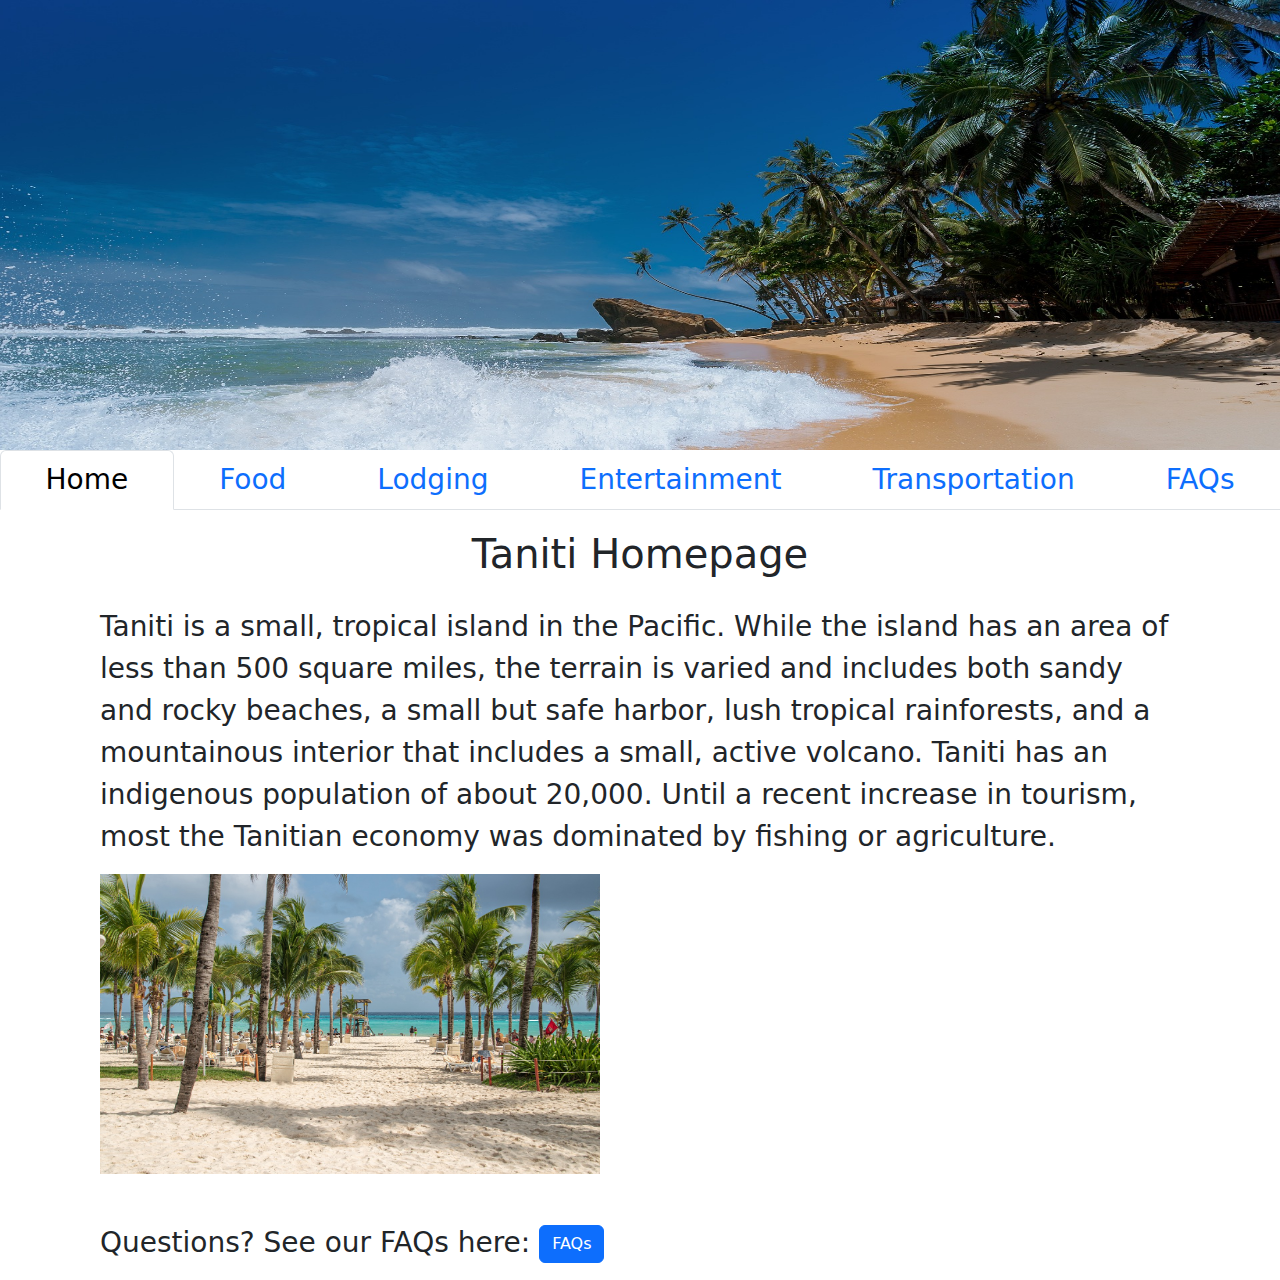
<file: index.html>
<!DOCTYPE html>
<html lang="en">
<head>
    <meta charset="UTF-8">
    <meta name="viewport" content="width=device-width, initial-scale=1">
    <title>Homepage</title>
    <link href="css/style.css" rel="stylesheet">
    <!-- Bootstrap link -->
    <link href="https://cdn.jsdelivr.net/npm/bootstrap@5.3.3/dist/css/bootstrap.min.css" rel="stylesheet"
          integrity="sha384-QWTKZyjpPEjISv5WaRU9OFeRpok6YctnYmDr5pNlyT2bRjXh0JMhjY6hW+ALEwIH" crossorigin="anonymous">
</head>
<body>
<header>
    <img class="header-img" src="img/beach.jpg" alt="Taniti Beach">
</header>
<nav>
    <ul class="nav nav-tabs nav-fill">
        <li class="nav-item fs-3">
            <a class="nav-link active" aria-current="page" href="index.html">Home</a>
        </li>
        <li class="nav-item fs-3">
            <a class="nav-link" href="food.html">Food</a>
        </li>
        <li class="nav-item fs-3">
            <a class="nav-link" href="lodging.html">Lodging</a>
        </li>
        <li class="nav-item fs-3">
            <a class="nav-link" href="entertainment.html">Entertainment</a>
        </li>
        <li class="nav-item fs-3">
            <a class="nav-link" href="transportation.html">Transportation</a>
        </li>
        <li class="nav-item fs-3">
            <a class="nav-link" href="faqs.html">FAQs</a>
        </li>
    </ul>
</nav>
<main>
    <h1 class="text-center">Taniti Homepage</h1>
    <section class="fs-3">
        <p>Taniti is a small, tropical island in the Pacific. While the island has an area of less than 500
            square
            miles, the terrain is varied and includes both sandy and rocky beaches, a small but safe harbor, lush
            tropical rainforests, and a mountainous interior that includes a small, active volcano. Taniti has an
            indigenous population of about 20,000. Until a recent increase in tourism, most the Tanitian economy was
            dominated by fishing or agriculture.</p>
        <img src="img/beach2.jpg" alt="sandy beach">
    </section><br><br>

    <footer class="fs-3">
        <p>Questions? See our FAQs here: <a class="btn btn-primary" href="faqs.html" role="button">FAQs</a></p>
    </footer>

    <!-- Bootstrap script -->
    <script src="https://cdn.jsdelivr.net/npm/bootstrap@5.3.3/dist/js/bootstrap.bundle.min.js"
            integrity="sha384-YvpcrYf0tY3lHB60NNkmXc5s9fDVZLESaAA55NDzOxhy9GkcIdslK1eN7N6jIeHz"
            crossorigin="anonymous"></script>
</main>
</body>
</html>
</file>
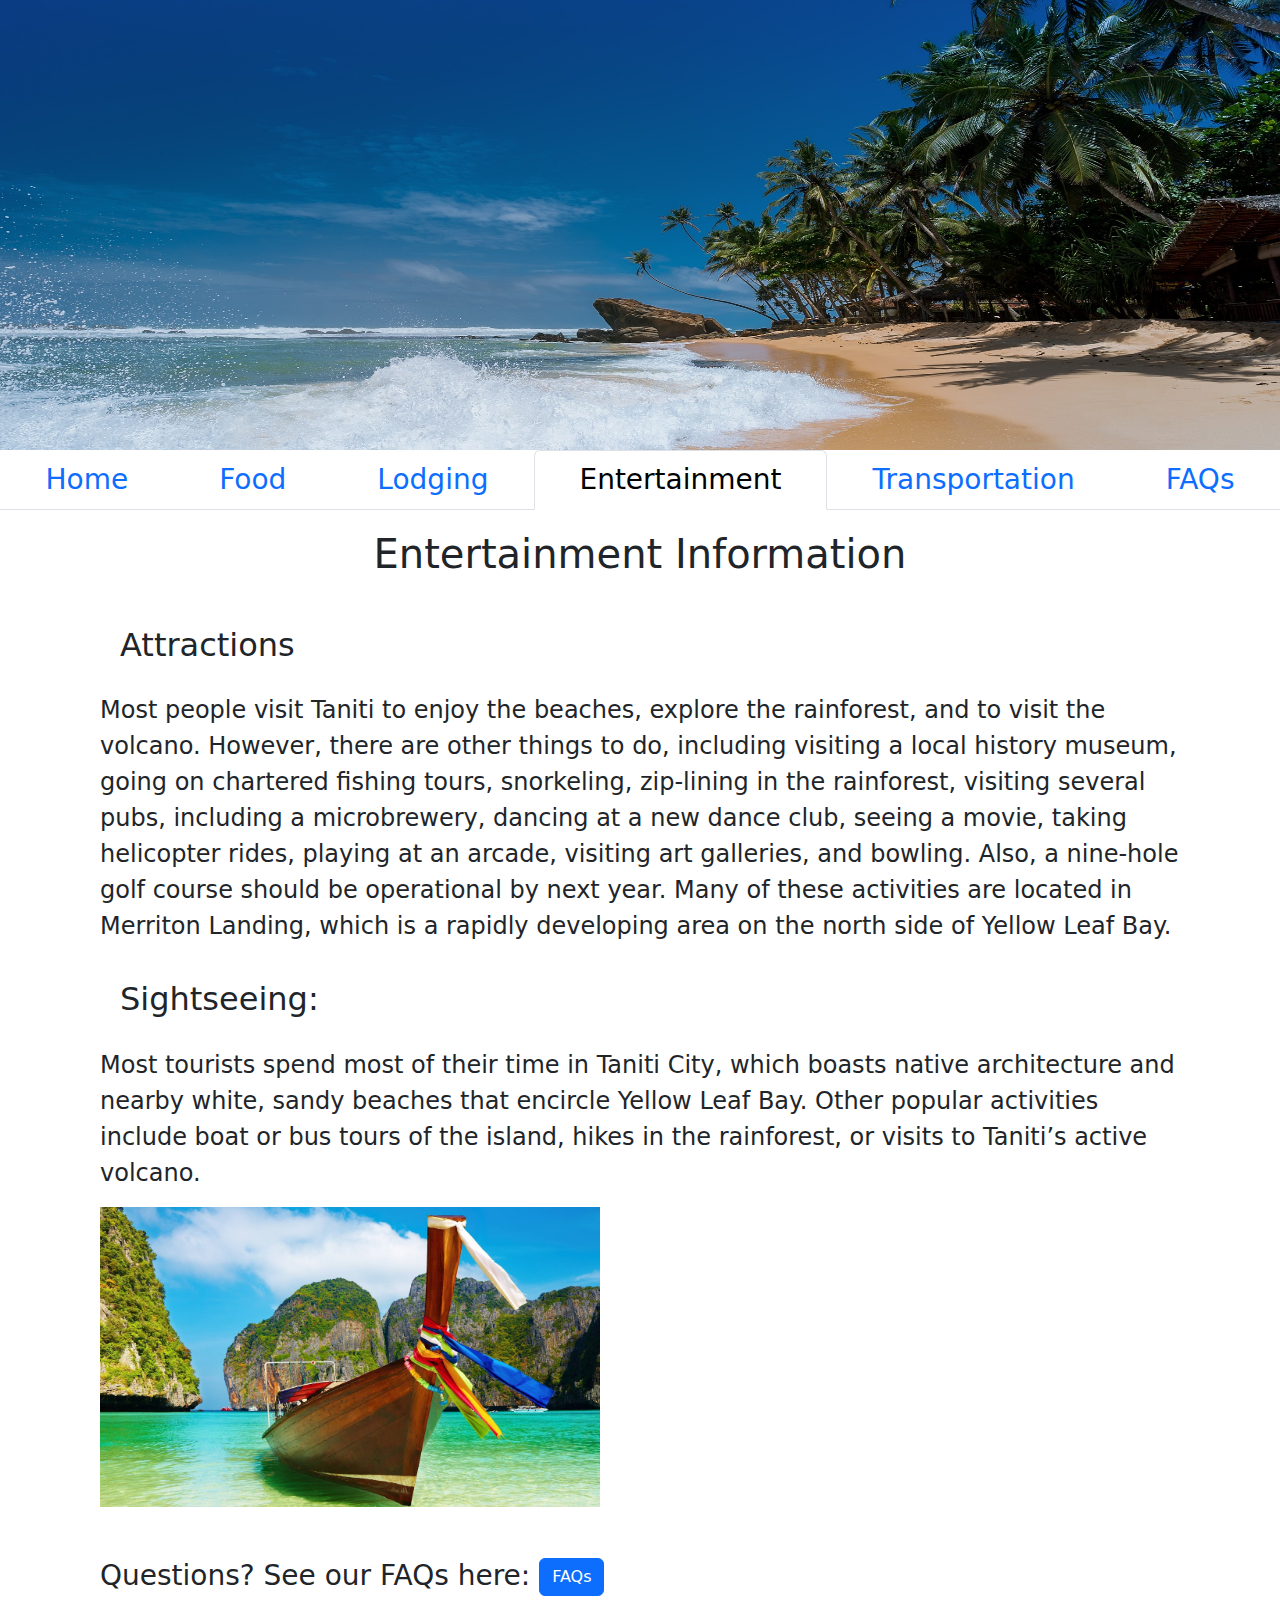
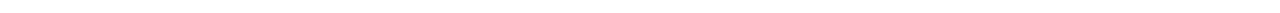
<file: entertainment.html>
<!DOCTYPE html>
<html lang="en">
<head>
    <meta charset="UTF-8">
    <meta name="viewport" content="width=device-width, initial-scale=1">
    <title>Entertainment</title>
    <link href="css/style.css" rel="stylesheet">
    <!-- Bootstrap link -->
    <link href="https://cdn.jsdelivr.net/npm/bootstrap@5.3.3/dist/css/bootstrap.min.css" rel="stylesheet"
          integrity="sha384-QWTKZyjpPEjISv5WaRU9OFeRpok6YctnYmDr5pNlyT2bRjXh0JMhjY6hW+ALEwIH" crossorigin="anonymous">
</head>
<body>
<header>
    <img class="header-img" src="img/beach.jpg" alt="Taniti Beach">
</header>
<nav>
    <ul class="nav nav-tabs nav-fill">
        <li class="nav-item fs-3">
            <a class="nav-link" aria-current="page" href="index.html">Home</a>
        </li>
        <li class="nav-item fs-3">
            <a class="nav-link" href="food.html">Food</a>
        </li>
        <li class="nav-item fs-3">
            <a class="nav-link" href="lodging.html">Lodging</a>
        </li>
        <li class="nav-item fs-3">
            <a class="nav-link active" href="entertainment.html">Entertainment</a>
        </li>
        <li class="nav-item fs-3">
            <a class="nav-link" href="transportation.html">Transportation</a>
        </li>
        <li class="nav-item fs-3">
            <a class="nav-link" href="faqs.html">FAQs</a>
        </li>
    </ul>
</nav>
<main>
    <h1 class="text-center">Entertainment Information</h1>
    <section class="fs-4">
        <h2>Attractions</h2>
        <p>Most people visit Taniti to enjoy the beaches, explore the rainforest, and to visit the volcano. However, there are other things to do, including visiting a local history museum, going on chartered fishing tours, snorkeling, zip-lining in the rainforest, visiting several pubs, including a microbrewery, dancing at a new dance club, seeing a movie, taking helicopter rides, playing at an arcade, visiting art galleries, and bowling. Also, a nine-hole golf course should be operational by next year. Many of these activities are located in Merriton Landing, which is a rapidly developing area on the north side of Yellow Leaf Bay.
        </p>
        <h2>Sightseeing:</h2>
        <p>Most tourists spend most of their time in Taniti City, which boasts native architecture and nearby white, sandy beaches that encircle Yellow Leaf Bay. Other popular activities include boat or bus tours of the island, hikes in the rainforest, or visits to Taniti’s active volcano.
        </p>
        <img src="img/tour_boat.jpg" alt="tour boat">
    </section><br><br>

    <footer class="fs-3">
        <p>Questions? See our FAQs here: <a class="btn btn-primary" href="faqs.html" role="button">FAQs</a></p>
    </footer>
    <!-- Bootstrap script -->
    <script src="https://cdn.jsdelivr.net/npm/bootstrap@5.3.3/dist/js/bootstrap.bundle.min.js"
            integrity="sha384-YvpcrYf0tY3lHB60NNkmXc5s9fDVZLESaAA55NDzOxhy9GkcIdslK1eN7N6jIeHz"
            crossorigin="anonymous"></script>
</main>
</body>
</html>
</file>
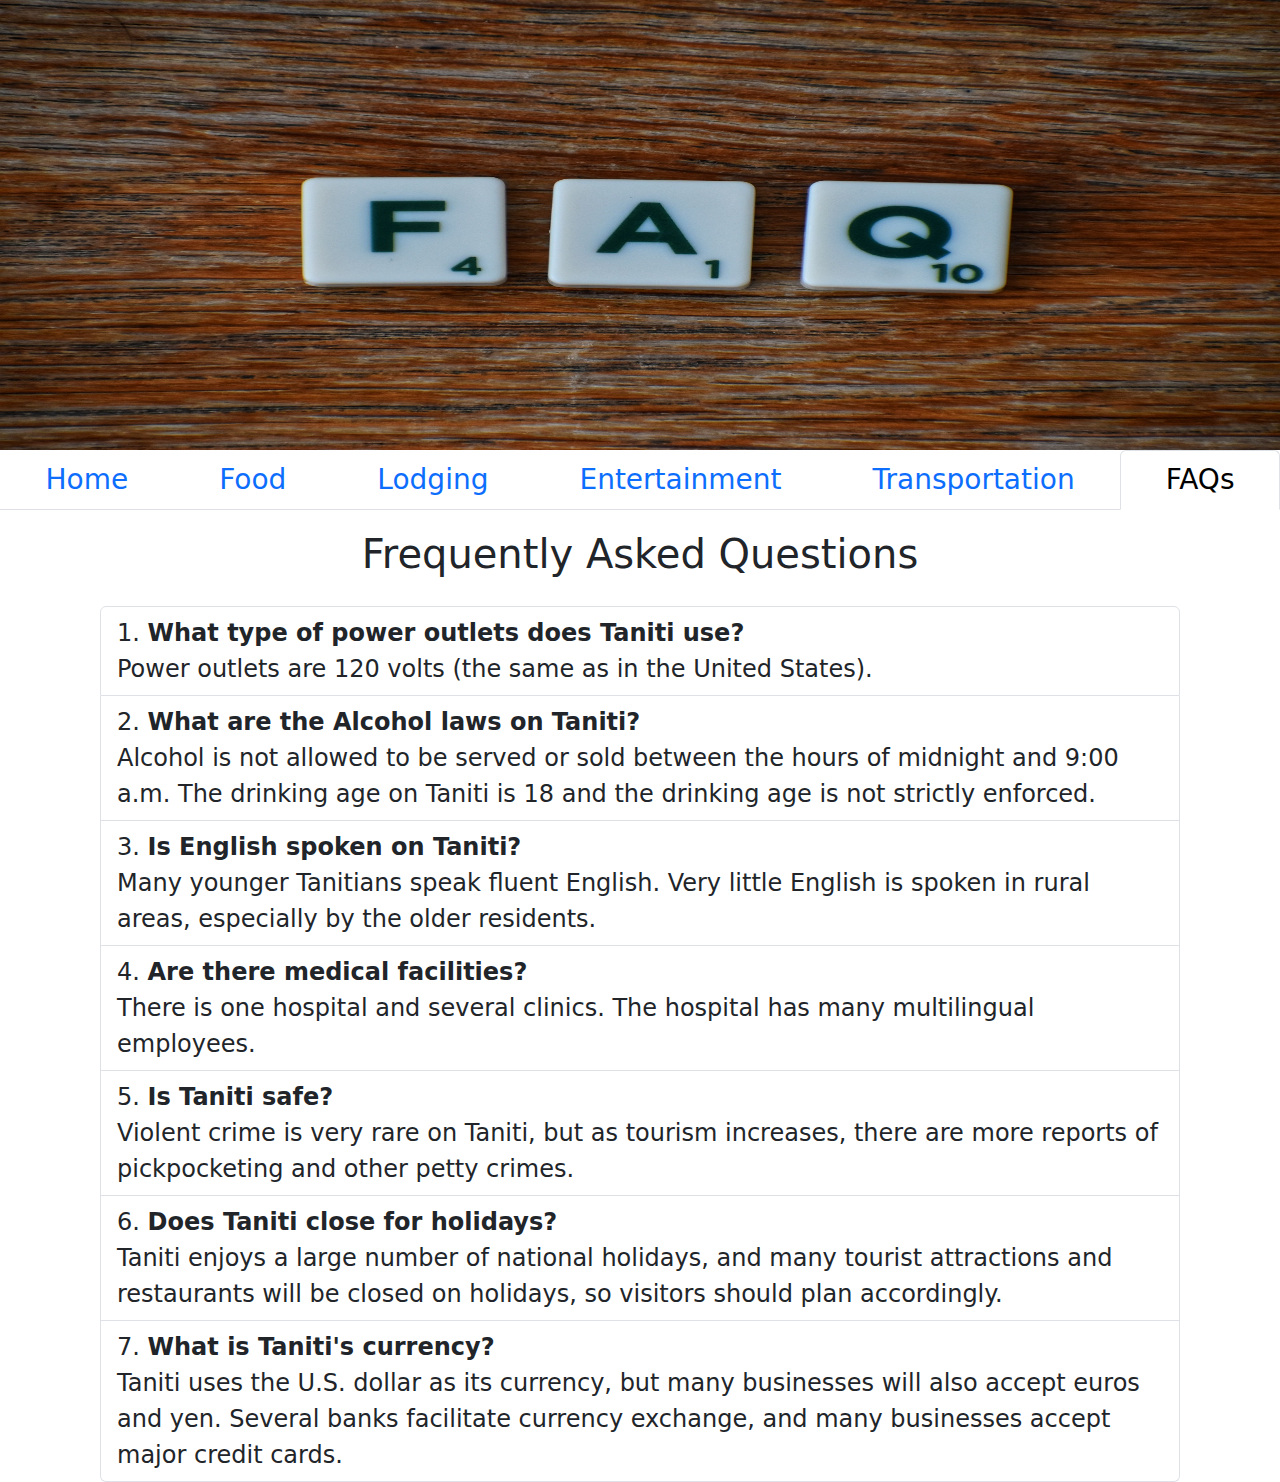
<file: faqs.html>
<!DOCTYPE html>
<html lang="en">
<head>
    <meta charset="UTF-8">
    <meta name="viewport" content="width=device-width, initial-scale=1">
    <title>FAQs</title>
    <link href="css/style.css" rel="stylesheet">
    <!-- Bootstrap link -->
    <link href="https://cdn.jsdelivr.net/npm/bootstrap@5.3.3/dist/css/bootstrap.min.css" rel="stylesheet"
          integrity="sha384-QWTKZyjpPEjISv5WaRU9OFeRpok6YctnYmDr5pNlyT2bRjXh0JMhjY6hW+ALEwIH" crossorigin="anonymous">
</head>
<body>
<header>
    <img class="header-img" src="img/faq.jpg" alt="FAQ scrabble">
</header>
<nav>
    <ul class="nav nav-tabs nav-fill">
        <li class="nav-item fs-3">
            <a class="nav-link" aria-current="page" href="index.html">Home</a>
        </li>
        <li class="nav-item fs-3">
            <a class="nav-link" href="food.html">Food</a>
        </li>
        <li class="nav-item fs-3">
            <a class="nav-link" href="lodging.html">Lodging</a>
        </li>
        <li class="nav-item fs-3">
            <a class="nav-link" href="entertainment.html">Entertainment</a>
        </li>
        <li class="nav-item fs-3">
            <a class="nav-link" href="transportation.html">Transportation</a>
        </li>
        <li class="nav-item fs-3">
            <a class="nav-link active" href="faqs.html">FAQs</a>
        </li>
    </ul>
</nav>
<main>
    <h1 class="text-center">Frequently Asked Questions</h1>
    <section class="fs-4">
        <ul class="list-group list-group-numbered">
            <li class="list-group-item"><strong>What type of power outlets does Taniti use?</strong><br>
                Power outlets are 120 volts (the same as in the United States).</li>
            <li class="list-group-item"><strong>What are the Alcohol laws on Taniti?</strong><br>
                Alcohol is not allowed to be served or sold between the hours of midnight and 9:00 a.m. The drinking age on Taniti is 18 and the drinking age is not strictly enforced.</li>
            <li class="list-group-item"><strong>Is English spoken on Taniti?</strong><br>
                Many younger Tanitians speak fluent English. Very little English is spoken in rural areas, especially by the older residents.</li>
            <li class="list-group-item"><strong>Are there medical facilities?</strong><br>
                There is one hospital and several clinics. The hospital has many multilingual employees.</li>
            <li class="list-group-item"><strong>Is Taniti safe?</strong><br>
                Violent crime is very rare on Taniti, but as tourism increases, there are more reports of pickpocketing and other petty crimes.</li>
            <li class="list-group-item"><strong>Does Taniti close for holidays?</strong><br>
                Taniti enjoys a large number of national holidays, and many tourist attractions and restaurants will be closed on holidays, so visitors should plan accordingly.</li>
            <li class="list-group-item"><strong>What is Taniti's currency?</strong><br>
                Taniti uses the U.S. dollar as its currency, but many businesses will also accept euros and yen. Several banks facilitate currency exchange, and many businesses accept major credit cards.</li>
        </ul>
    </section>
    <!-- Bootstrap script -->
    <script src="https://cdn.jsdelivr.net/npm/bootstrap@5.3.3/dist/js/bootstrap.bundle.min.js"
            integrity="sha384-YvpcrYf0tY3lHB60NNkmXc5s9fDVZLESaAA55NDzOxhy9GkcIdslK1eN7N6jIeHz"
            crossorigin="anonymous"></script>
</main>
</body>
</html>
</file>
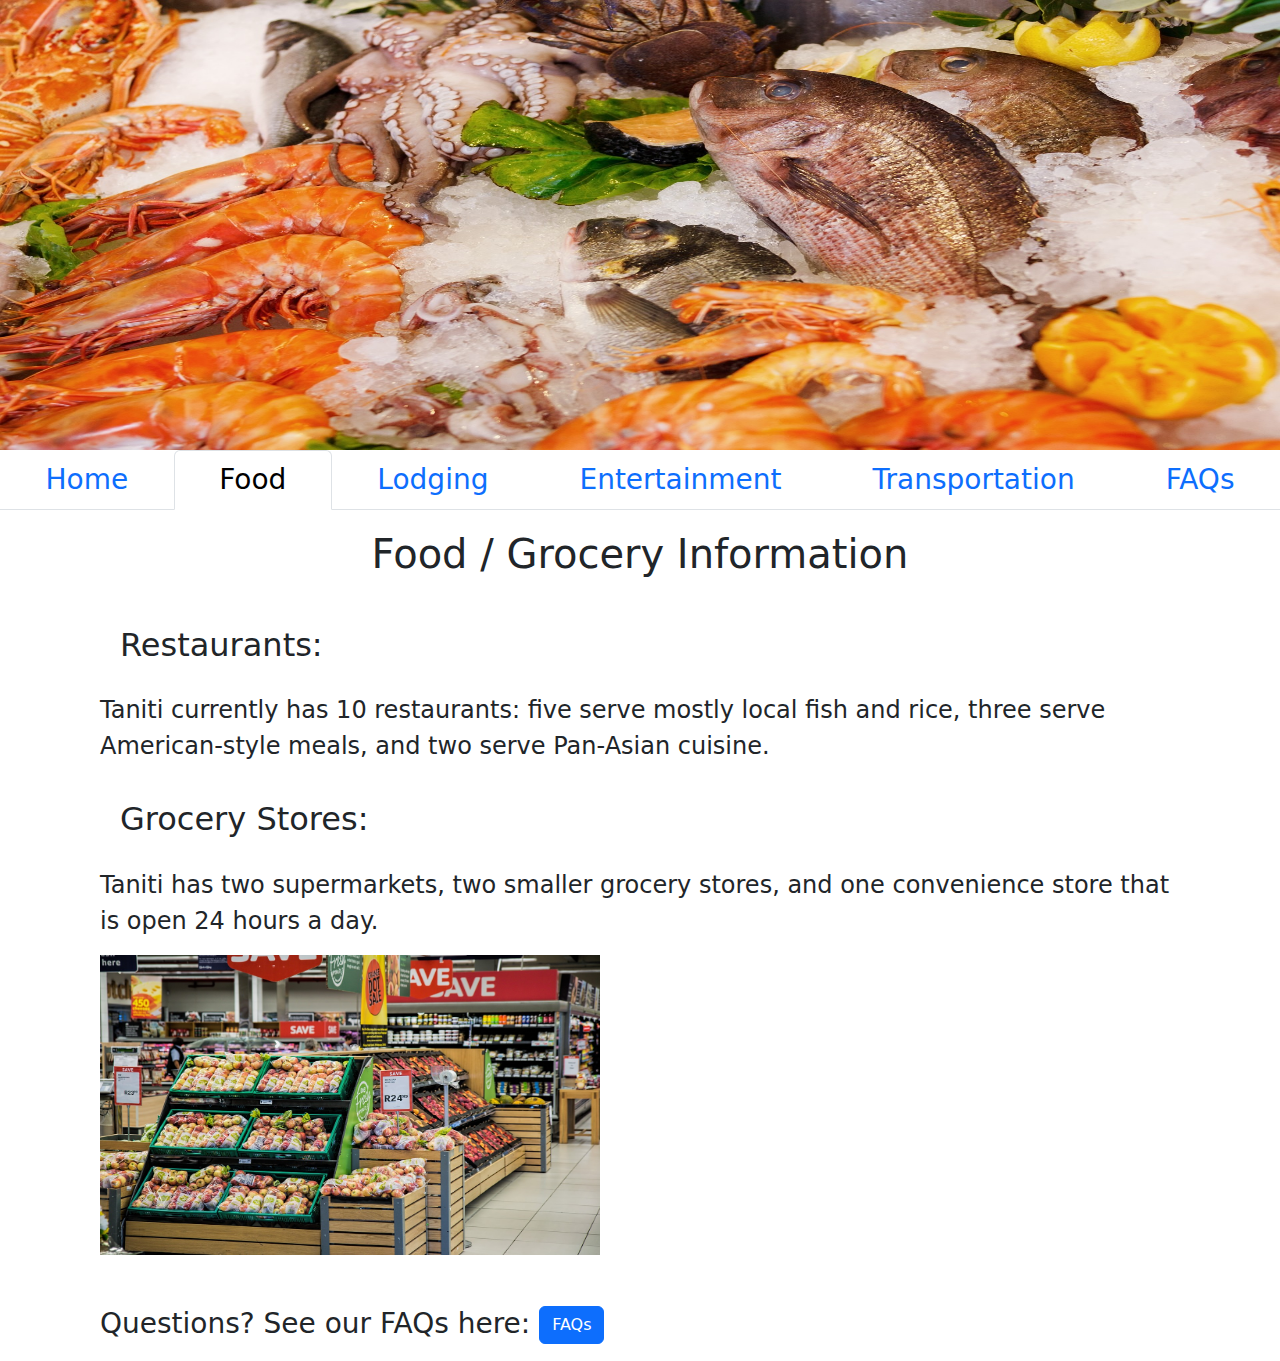
<file: food.html>
<!DOCTYPE html>
<html lang="en">
<head>
    <meta charset="UTF-8">
    <meta name="viewport" content="width=device-width, initial-scale=1">
    <title>Food</title>
    <link href="css/style.css" rel="stylesheet">
    <!-- Bootstrap link -->
    <link href="https://cdn.jsdelivr.net/npm/bootstrap@5.3.3/dist/css/bootstrap.min.css" rel="stylesheet"
          integrity="sha384-QWTKZyjpPEjISv5WaRU9OFeRpok6YctnYmDr5pNlyT2bRjXh0JMhjY6hW+ALEwIH" crossorigin="anonymous">
</head>
<body>
<header>
    <img class="header-img" src="img/seafood.jpg" alt="Seafood">
</header>
<nav>
    <ul class="nav nav-tabs nav-fill">
        <li class="nav-item fs-3">
            <a class="nav-link" aria-current="page" href="index.html">Home</a>
        </li>
        <li class="nav-item fs-3">
            <a class="nav-link active" href="food.html">Food</a>
        </li>
        <li class="nav-item fs-3">
            <a class="nav-link" href="lodging.html">Lodging</a>
        </li>
        <li class="nav-item fs-3">
            <a class="nav-link" href="entertainment.html">Entertainment</a>
        </li>
        <li class="nav-item fs-3">
            <a class="nav-link" href="transportation.html">Transportation</a>
        </li>
        <li class="nav-item fs-3">
            <a class="nav-link" href="faqs.html">FAQs</a>
        </li>
    </ul>
</nav>
<main>
    <h1 class="text-center">Food / Grocery Information</h1>
    <section class="fs-4">
        <h2>Restaurants:</h2>
        <p>Taniti currently has 10 restaurants: five serve mostly local fish and rice, three serve American-style meals, and two serve Pan-Asian cuisine.</p>
        <h2>Grocery Stores:</h2>
        <p>Taniti has two supermarkets, two smaller grocery stores, and one convenience store that is open 24 hours a day.</p>
        <img src="img/grocery.jpg" alt="Grocery Store">
    </section><br><br>

    <footer class="fs-3">
        <p>Questions? See our FAQs here: <a class="btn btn-primary" href="faqs.html" role="button">FAQs</a></p>
    </footer>
    <!-- Bootstrap script -->
    <script src="https://cdn.jsdelivr.net/npm/bootstrap@5.3.3/dist/js/bootstrap.bundle.min.js"
            integrity="sha384-YvpcrYf0tY3lHB60NNkmXc5s9fDVZLESaAA55NDzOxhy9GkcIdslK1eN7N6jIeHz"
            crossorigin="anonymous"></script>
</main>
</body>
</html>
</file>
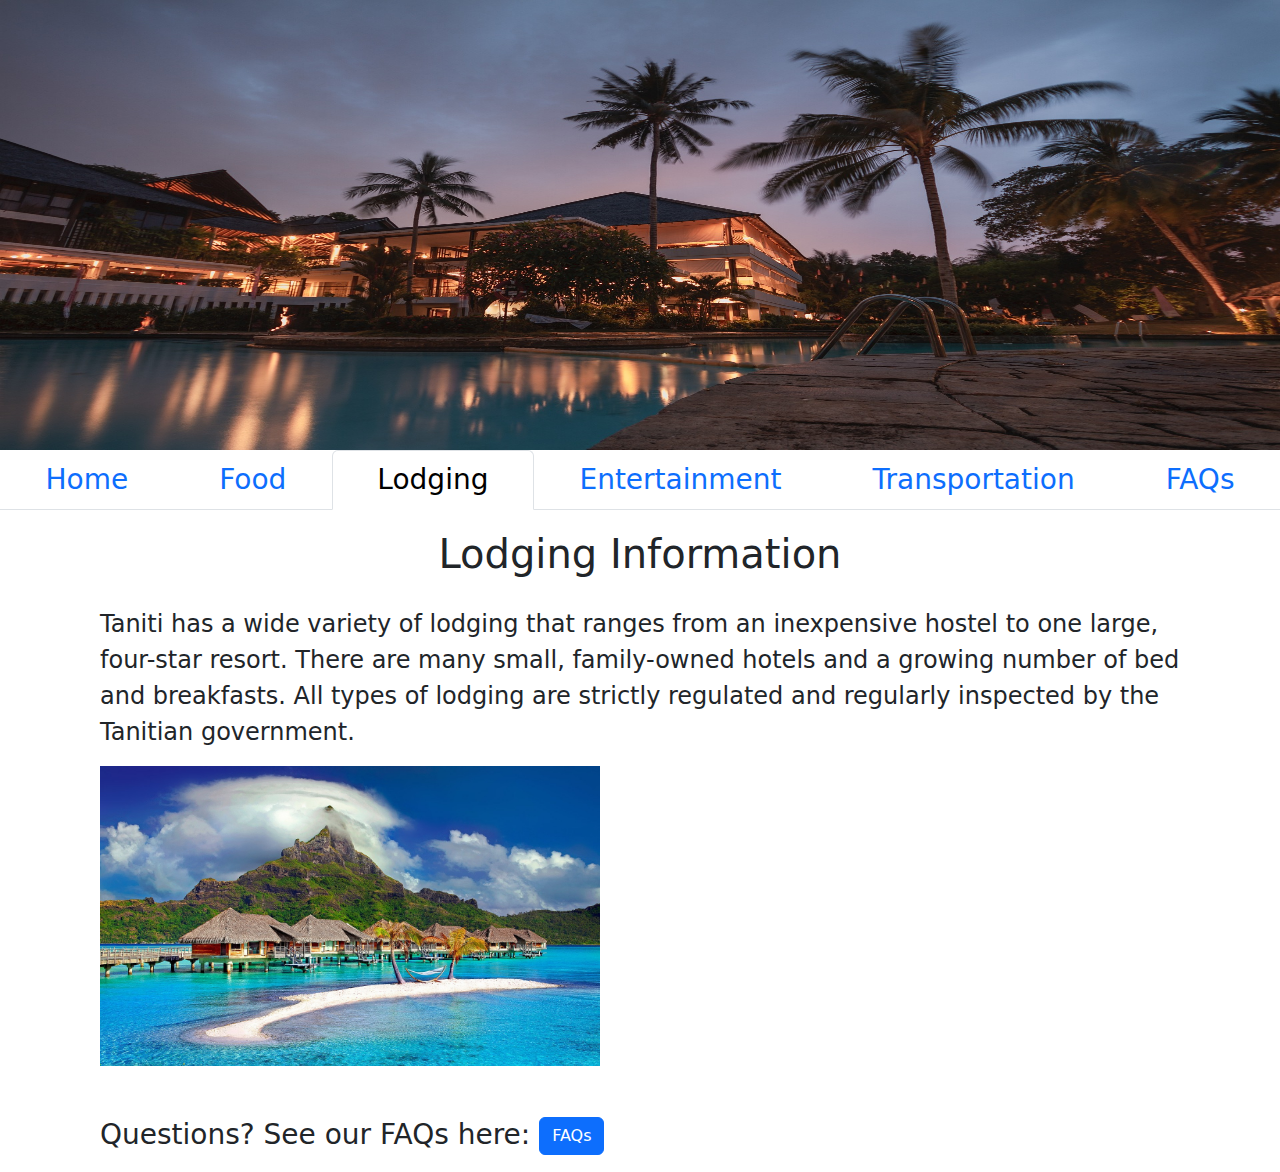
<file: lodging.html>
<!DOCTYPE html>
<html lang="en">
<head>
    <meta charset="UTF-8">
    <meta name="viewport" content="width=device-width, initial-scale=1">
    <title>Lodging</title>
    <link href="css/style.css" rel="stylesheet">
    <!-- Bootstrap link -->
    <link href="https://cdn.jsdelivr.net/npm/bootstrap@5.3.3/dist/css/bootstrap.min.css" rel="stylesheet"
          integrity="sha384-QWTKZyjpPEjISv5WaRU9OFeRpok6YctnYmDr5pNlyT2bRjXh0JMhjY6hW+ALEwIH" crossorigin="anonymous">
</head>
<body>
<header>
    <img class="header-img" src="img/hotel.jpg" alt="Hotel">
</header>
<nav>
    <ul class="nav nav-tabs nav-fill">
        <li class="nav-item fs-3">
            <a class="nav-link" aria-current="page" href="index.html">Home</a>
        </li>
        <li class="nav-item fs-3">
            <a class="nav-link" href="food.html">Food</a>
        </li>
        <li class="nav-item fs-3">
            <a class="nav-link active" href="lodging.html">Lodging</a>
        </li>
        <li class="nav-item fs-3">
            <a class="nav-link" href="entertainment.html">Entertainment</a>
        </li>
        <li class="nav-item fs-3">
            <a class="nav-link" href="transportation.html">Transportation</a>
        </li>
        <li class="nav-item fs-3">
            <a class="nav-link" href="faqs.html">FAQs</a>
        </li>
    </ul>
</nav>
<main>
    <h1 class="text-center">Lodging Information</h1>
    <section class="fs-4">
        <p class="fs-4">Taniti has a wide variety of lodging that ranges from an inexpensive hostel to one large, four-star resort. There are many small, family-owned hotels and a growing number of bed and breakfasts. All types of lodging are strictly regulated and regularly inspected by the Tanitian government.</p>
        <img src="img/beach3.jpg" alt="bora bora">
    </section><br><br>

    <footer class="fs-3">
        <p>Questions? See our FAQs here: <a class="btn btn-primary" href="faqs.html" role="button">FAQs</a></p>
    </footer>
    <!-- Bootstrap script -->
    <script src="https://cdn.jsdelivr.net/npm/bootstrap@5.3.3/dist/js/bootstrap.bundle.min.js"
            integrity="sha384-YvpcrYf0tY3lHB60NNkmXc5s9fDVZLESaAA55NDzOxhy9GkcIdslK1eN7N6jIeHz"
            crossorigin="anonymous"></script>
</main>
</body>
</html>
</file>
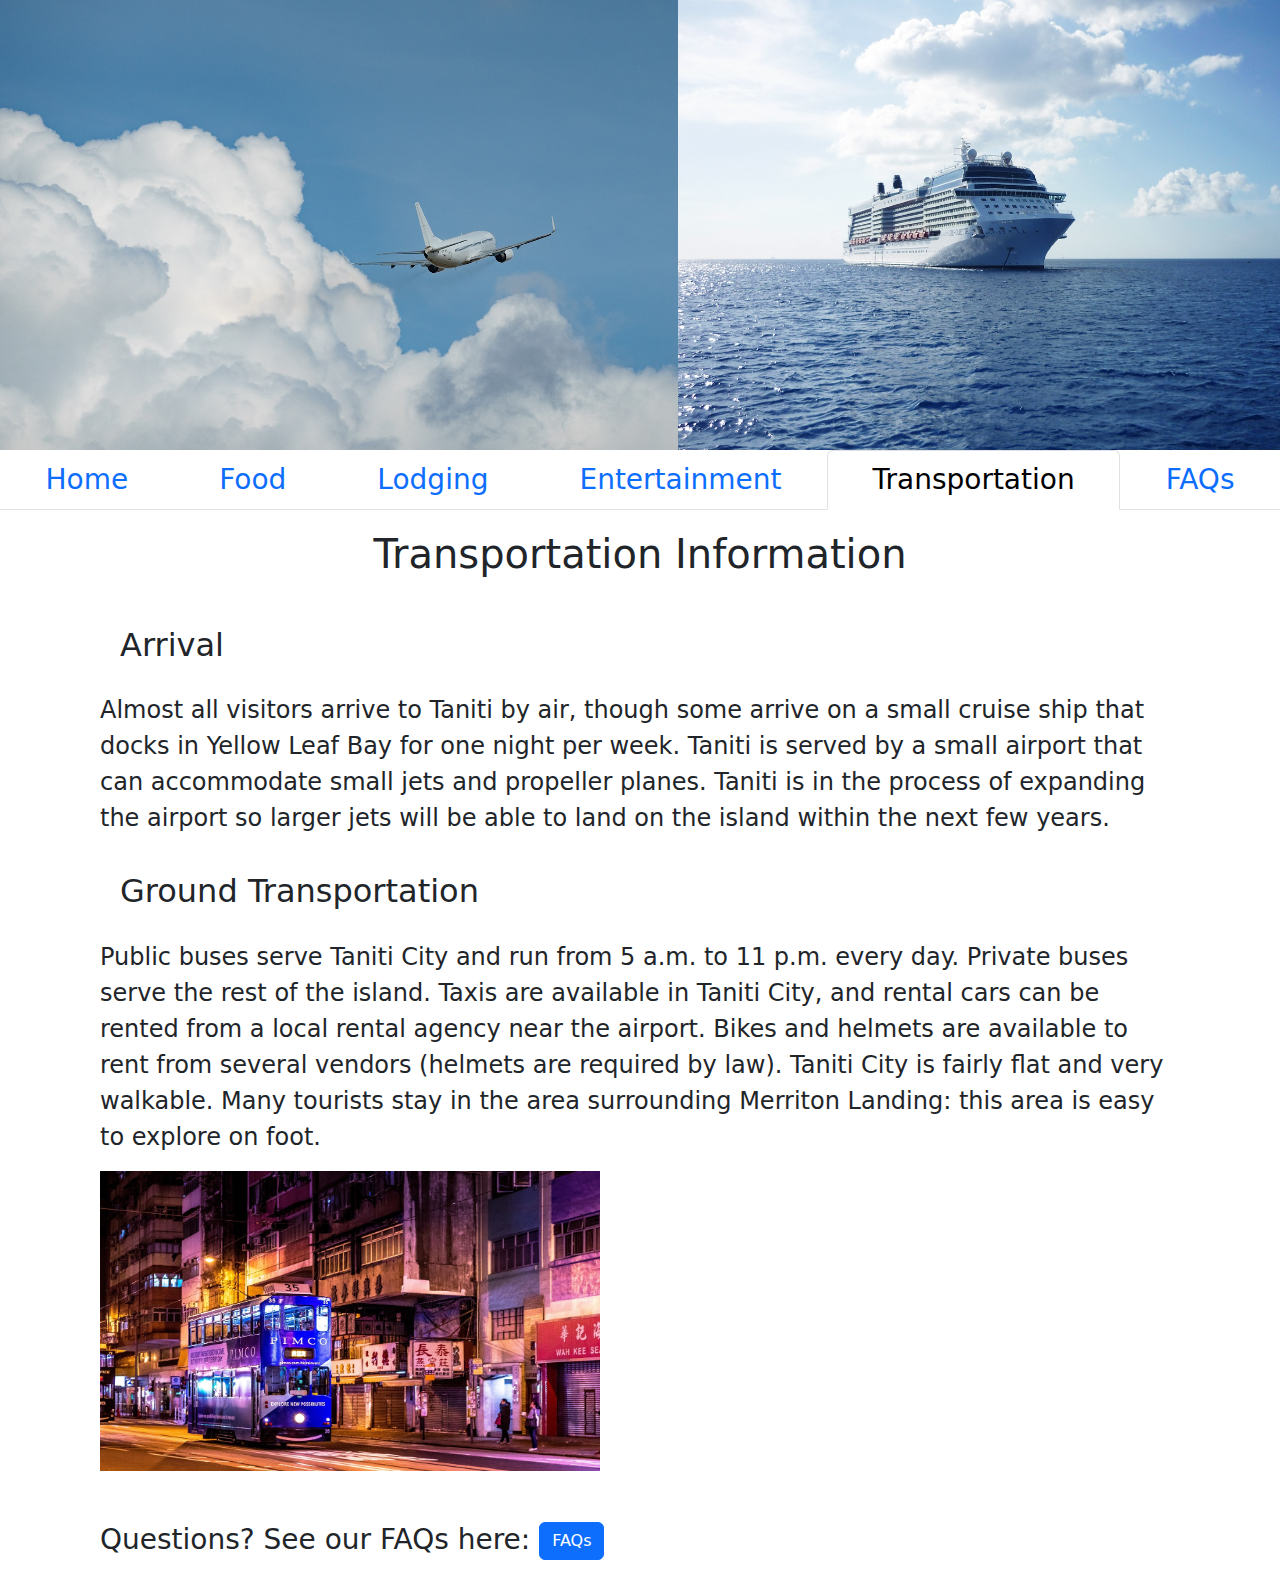
<file: transportation.html>
<!DOCTYPE html>
<html lang="en">
<head>
    <meta charset="UTF-8">
    <meta name="viewport" content="width=device-width, initial-scale=1">
    <title>Transportation</title>
    <link href="css/style.css" rel="stylesheet">
    <!-- Bootstrap link -->
    <link href="https://cdn.jsdelivr.net/npm/bootstrap@5.3.3/dist/css/bootstrap.min.css" rel="stylesheet"
          integrity="sha384-QWTKZyjpPEjISv5WaRU9OFeRpok6YctnYmDr5pNlyT2bRjXh0JMhjY6hW+ALEwIH" crossorigin="anonymous">
</head>
<body>
<header>
    <img class="header-img" src="img/aircruise.png" alt="airplane cruise ship">
</header>
<nav>
    <ul class="nav nav-tabs nav-fill">
        <li class="nav-item fs-3">
            <a class="nav-link" aria-current="page" href="index.html">Home</a>
        </li>
        <li class="nav-item fs-3">
            <a class="nav-link" href="food.html">Food</a>
        </li>
        <li class="nav-item fs-3">
            <a class="nav-link" href="lodging.html">Lodging</a>
        </li>
        <li class="nav-item fs-3">
            <a class="nav-link" href="entertainment.html">Entertainment</a>
        </li>
        <li class="nav-item fs-3">
            <a class="nav-link active" href="transportation.html">Transportation</a>
        </li>
        <li class="nav-item fs-3">
            <a class="nav-link" href="faqs.html">FAQs</a>
        </li>
    </ul>
</nav>
<main>
    <h1 class="text-center">Transportation Information</h1>
    <section  class="fs-4">
        <h2>Arrival</h2>
        <p>Almost all visitors arrive to Taniti by air, though some arrive on a small cruise ship that docks in Yellow Leaf Bay for one night per week. Taniti is served by a small airport that can accommodate small jets and propeller planes. Taniti is in the process of expanding the airport so larger jets will be able to land on the island within the next few years.
        </p>
        <h2>Ground Transportation</h2>
        <p>Public buses serve Taniti City and run from 5 a.m. to 11 p.m. every day. Private buses serve the rest of the island. Taxis are available in Taniti City, and rental cars can be rented from a local rental agency near the airport. Bikes and helmets are available to rent from several vendors (helmets are required by law). Taniti City is fairly flat and very walkable. Many tourists stay in the area surrounding Merriton Landing: this area is easy to explore on foot.
        </p>
        <img src="img/bus.jpg" alt="tour bus">
    </section><br><br>

    <footer class="fs-3">
        <p>Questions? See our FAQs here: <a class="btn btn-primary" href="faqs.html" role="button">FAQs</a></p>
    </footer>
    <!-- Bootstrap script -->
    <script src="https://cdn.jsdelivr.net/npm/bootstrap@5.3.3/dist/js/bootstrap.bundle.min.js"
            integrity="sha384-YvpcrYf0tY3lHB60NNkmXc5s9fDVZLESaAA55NDzOxhy9GkcIdslK1eN7N6jIeHz"
            crossorigin="anonymous"></script>
</main>
</body>
</html>
</file>
<file: css/style.css>
/* CSS */
* {margin: 0; padding: 0;}


.header-img {
    display: block;
    height: 450px;
    width: 100%;
}

h1, h2 {
    padding: 20px;
}
main {
    padding-left: 100px;
    padding-right: 100px;
}

section img {
    height: 300px;
    width: 500px;
}
</file>
